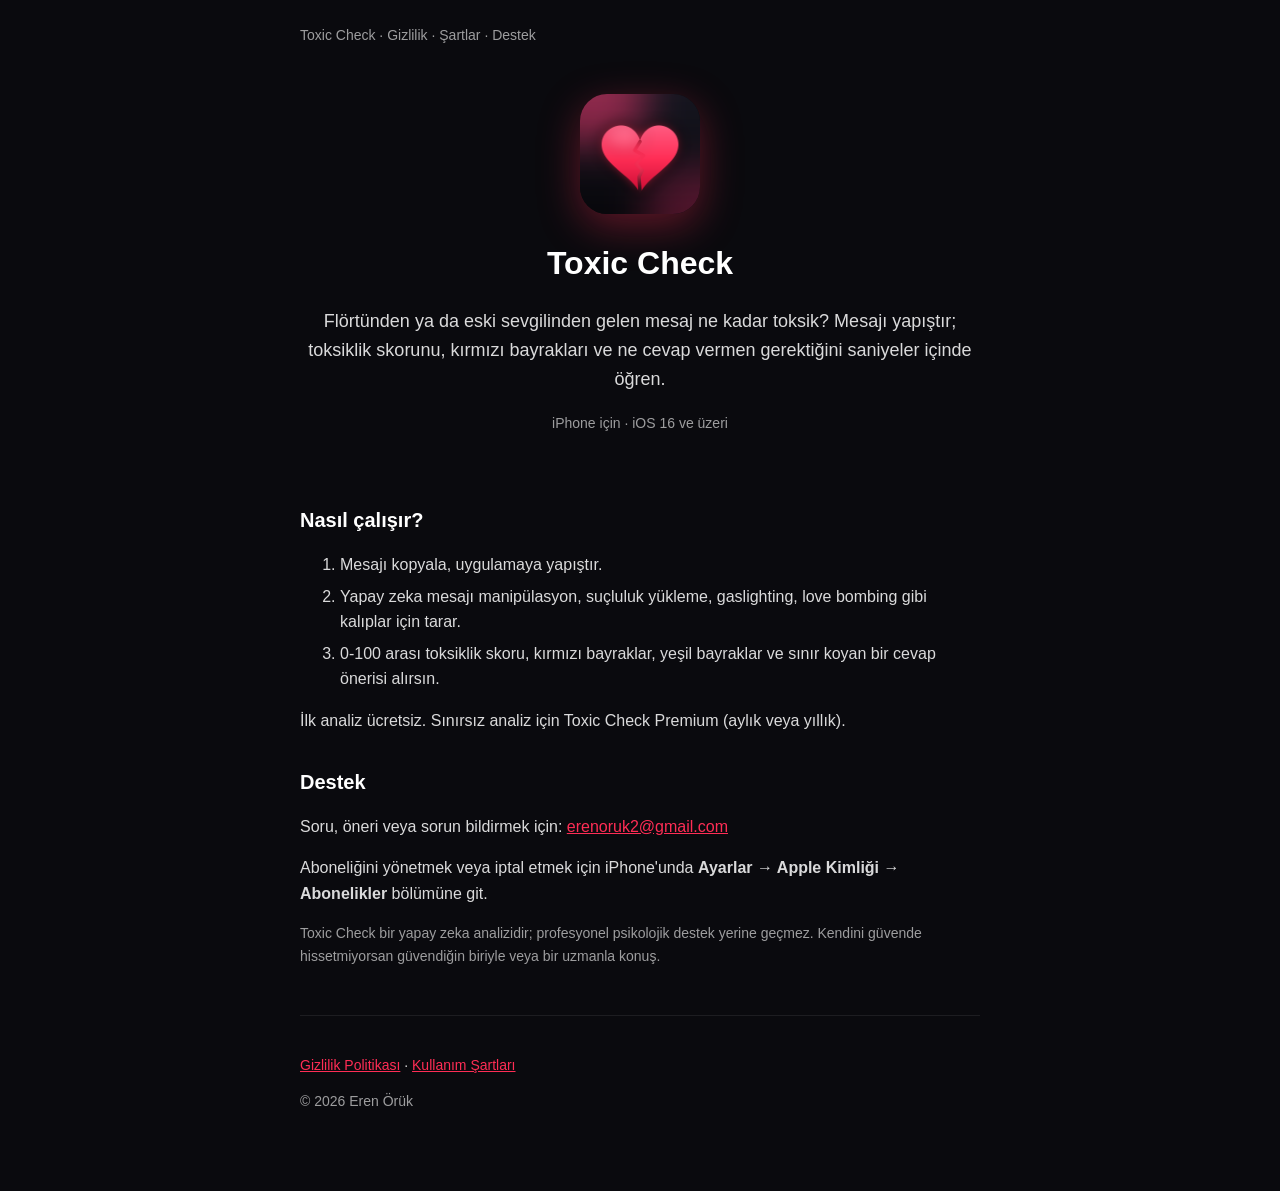
<file: index.html>
<!DOCTYPE html>
<html lang="tr">
<head>
<meta charset="utf-8">
<meta name="viewport" content="width=device-width, initial-scale=1">
<title>Toxic Check</title>
<meta name="description" content="Flörtünden ya da eski sevgilinden gelen mesaj ne kadar toksik? Yapıştır, öğren.">
<link rel="stylesheet" href="style.css">
</head>
<body>
<main>
<nav><a href="index.html">Toxic Check</a> · <a href="privacy.html">Gizlilik</a> · <a href="terms.html">Şartlar</a> · <a href="#support">Destek</a></nav>

<header class="hero">
<img src="icon.png" alt="Toxic Check simgesi" width="120" height="120" class="icon">
<h1>Toxic Check</h1>
<p class="lead">Flörtünden ya da eski sevgilinden gelen mesaj ne kadar toksik? Mesajı yapıştır; toksiklik skorunu, kırmızı bayrakları ve ne cevap vermen gerektiğini saniyeler içinde öğren.</p>
<p class="muted">iPhone için · iOS 16 ve üzeri</p>
</header>

<section>
<h2>Nasıl çalışır?</h2>
<ol>
<li>Mesajı kopyala, uygulamaya yapıştır.</li>
<li>Yapay zeka mesajı manipülasyon, suçluluk yükleme, gaslighting, love bombing gibi kalıplar için tarar.</li>
<li>0-100 arası toksiklik skoru, kırmızı bayraklar, yeşil bayraklar ve sınır koyan bir cevap önerisi alırsın.</li>
</ol>
<p>İlk analiz ücretsiz. Sınırsız analiz için Toxic Check Premium (aylık veya yıllık).</p>
</section>

<section id="support">
<h2>Destek</h2>
<p>Soru, öneri veya sorun bildirmek için: <a href="mailto:erenoruk2@gmail.com">erenoruk2@gmail.com</a></p>
<p>Aboneliğini yönetmek veya iptal etmek için iPhone'unda <strong>Ayarlar → Apple Kimliği → Abonelikler</strong> bölümüne git.</p>
<p class="muted">Toxic Check bir yapay zeka analizidir; profesyonel psikolojik destek yerine geçmez. Kendini güvende hissetmiyorsan güvendiğin biriyle veya bir uzmanla konuş.</p>
</section>

<footer>
<p><a href="privacy.html">Gizlilik Politikası</a> · <a href="terms.html">Kullanım Şartları</a></p>
<p class="muted">© 2026 Eren Örük</p>
</footer>
</main>
</body>
</html>
</file>
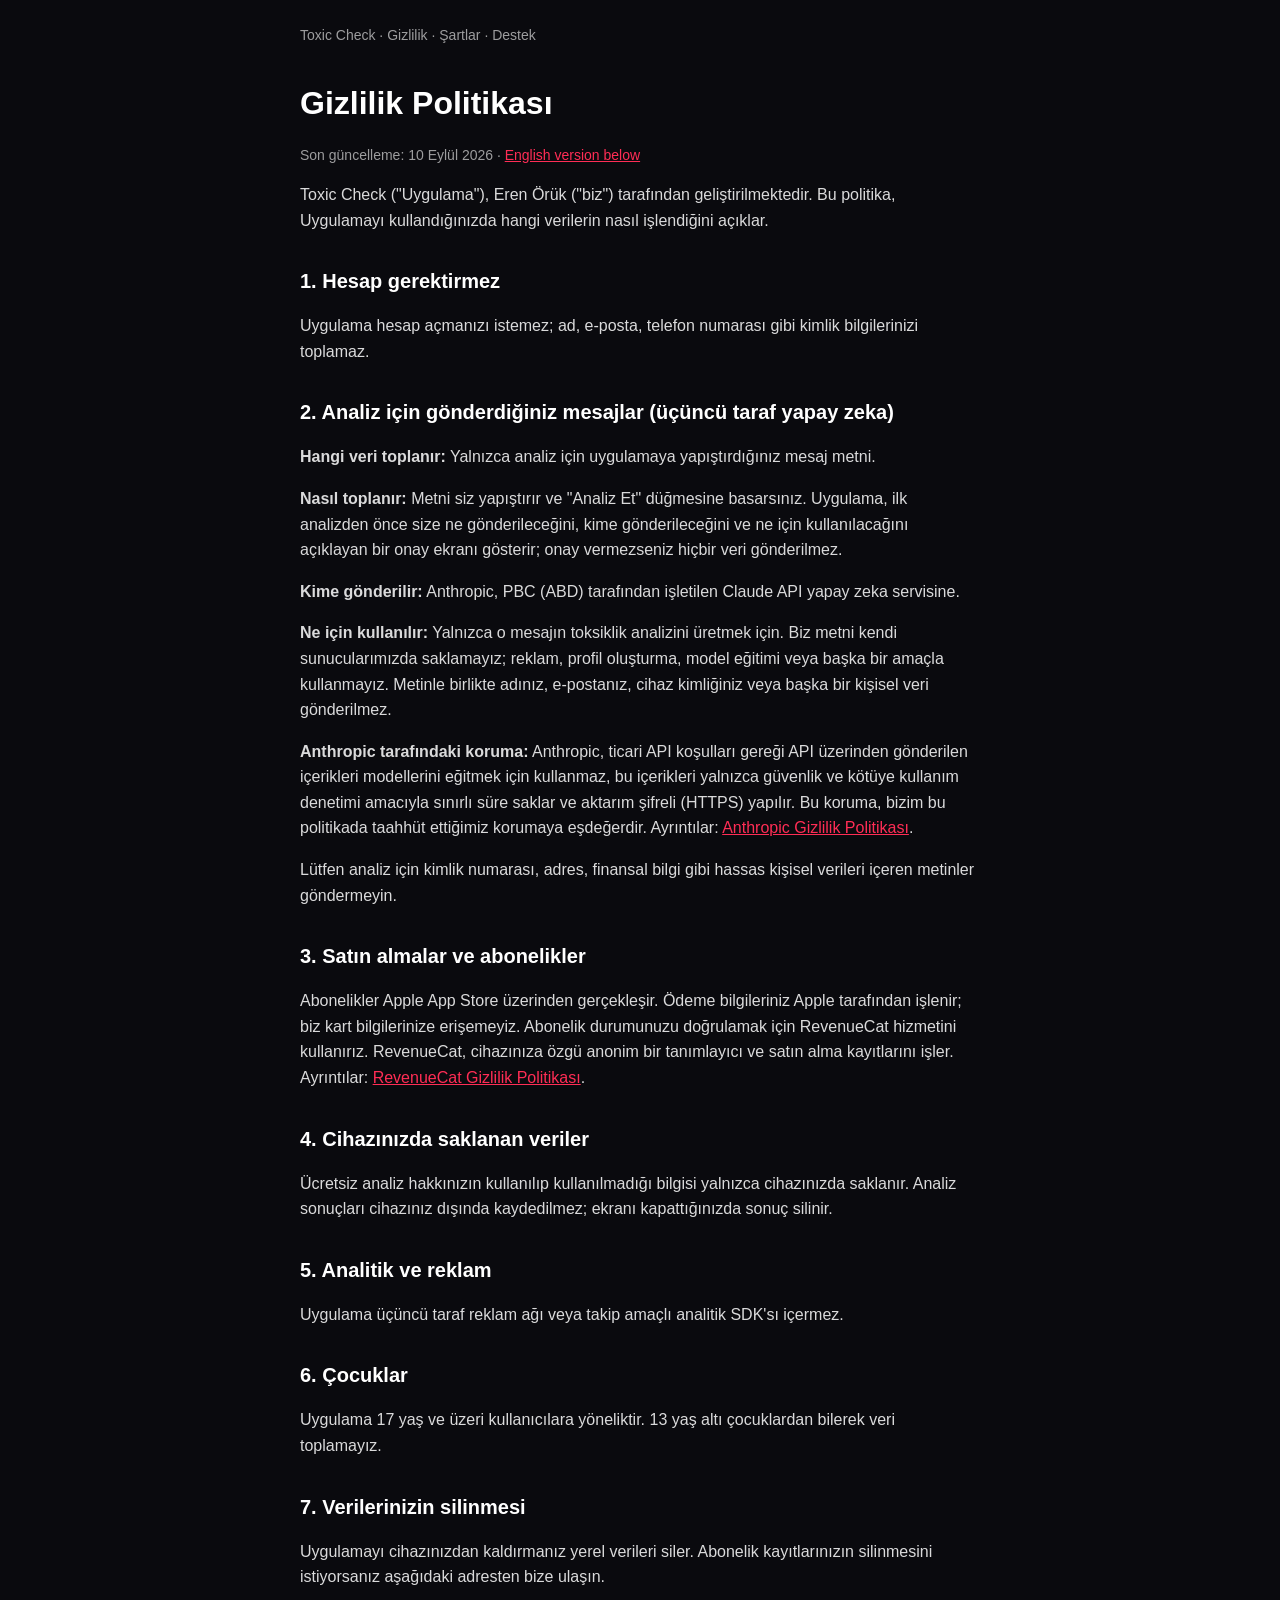
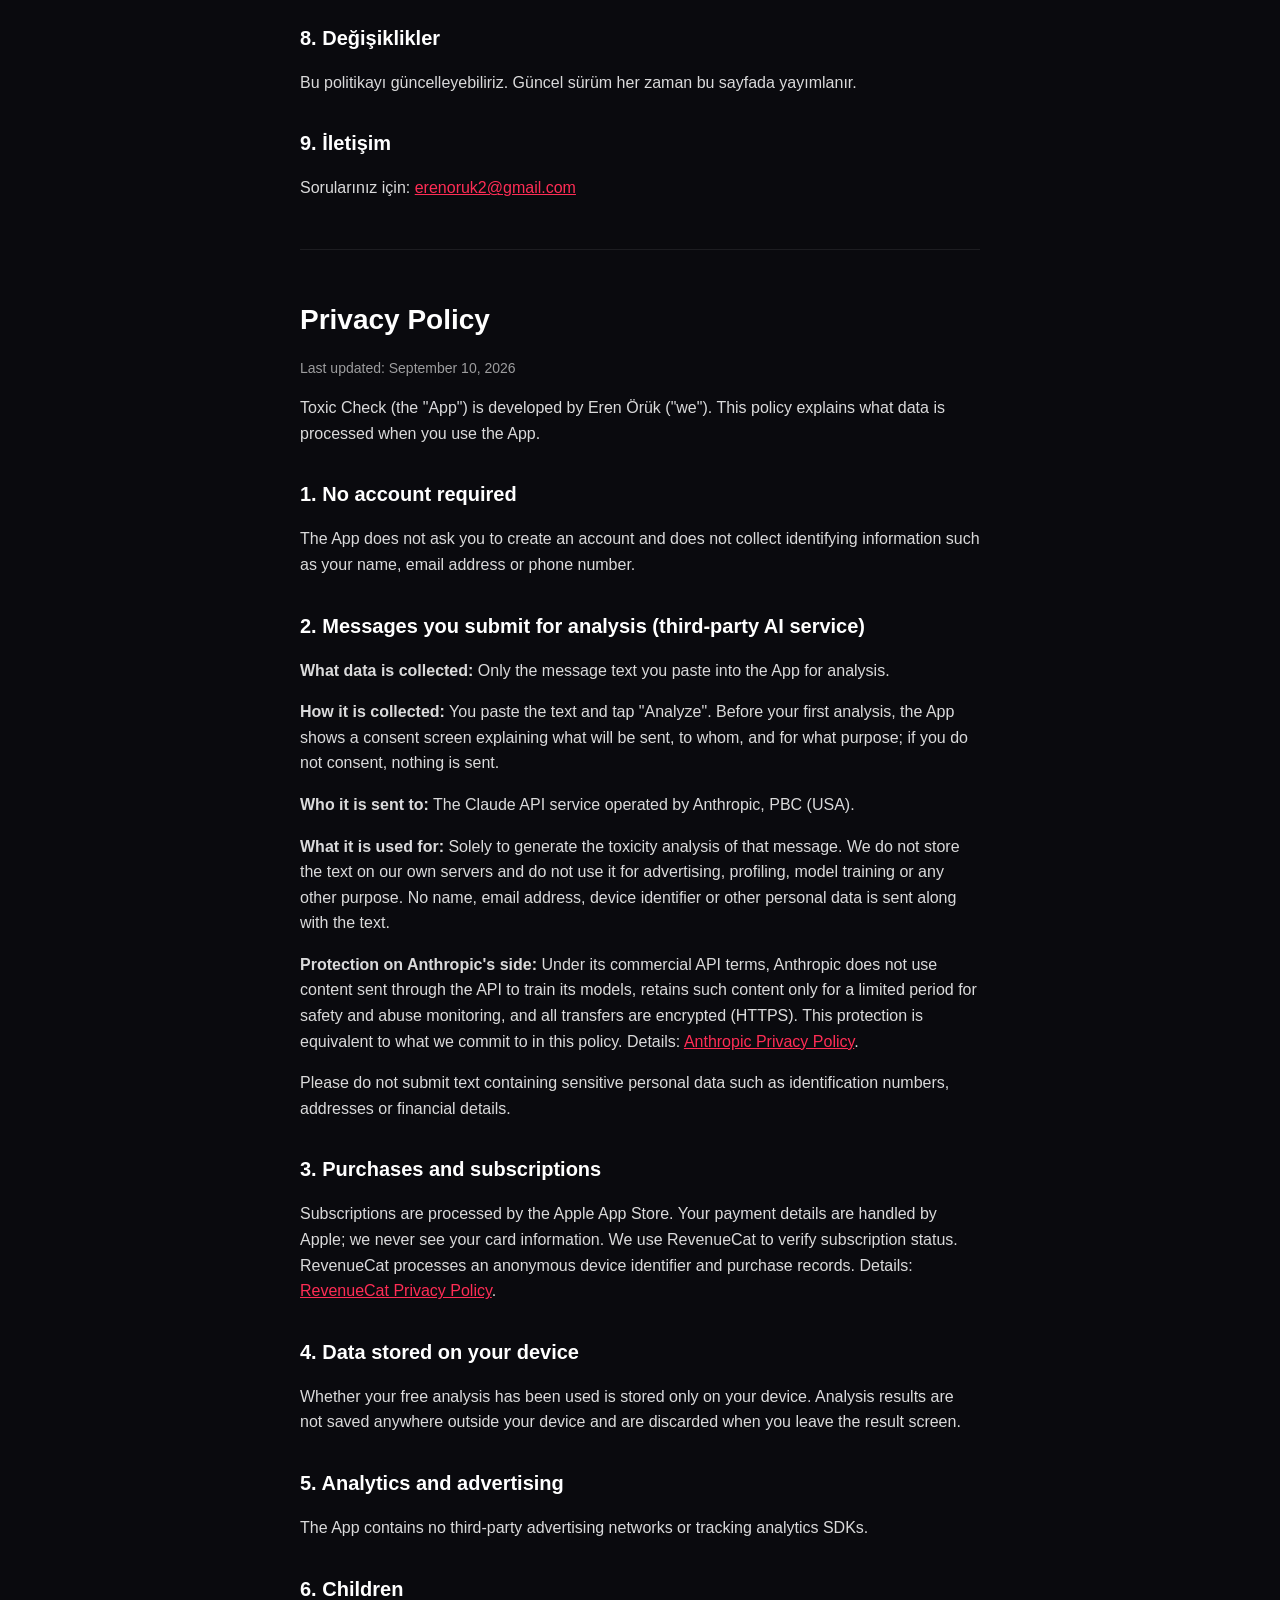
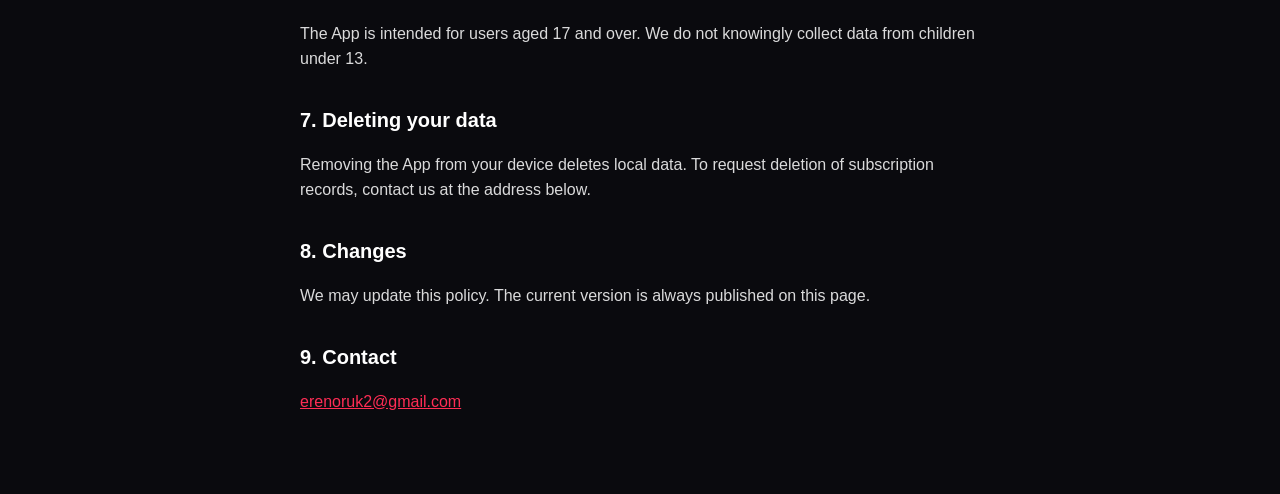
<file: privacy.html>
<!DOCTYPE html>
<html lang="tr">
<head>
<meta charset="utf-8">
<meta name="viewport" content="width=device-width, initial-scale=1">
<title>Toxic Check – Gizlilik Politikası / Privacy Policy</title>
<link rel="stylesheet" href="style.css">
</head>
<body>
<main>
<nav><a href="index.html">Toxic Check</a> · <a href="privacy.html">Gizlilik</a> · <a href="terms.html">Şartlar</a> · <a href="index.html#support">Destek</a></nav>

<h1>Gizlilik Politikası</h1>
<p class="muted">Son güncelleme: 10 Eylül 2026 · <a href="#en">English version below</a></p>

<p>Toxic Check ("Uygulama"), Eren Örük ("biz") tarafından geliştirilmektedir. Bu politika, Uygulamayı kullandığınızda hangi verilerin nasıl işlendiğini açıklar.</p>

<h2>1. Hesap gerektirmez</h2>
<p>Uygulama hesap açmanızı istemez; ad, e-posta, telefon numarası gibi kimlik bilgilerinizi toplamaz.</p>

<h2>2. Analiz için gönderdiğiniz mesajlar (üçüncü taraf yapay zeka)</h2>
<p><strong>Hangi veri toplanır:</strong> Yalnızca analiz için uygulamaya yapıştırdığınız mesaj metni.</p>
<p><strong>Nasıl toplanır:</strong> Metni siz yapıştırır ve "Analiz Et" düğmesine basarsınız. Uygulama, ilk analizden önce size ne gönderileceğini, kime gönderileceğini ve ne için kullanılacağını açıklayan bir onay ekranı gösterir; onay vermezseniz hiçbir veri gönderilmez.</p>
<p><strong>Kime gönderilir:</strong> Anthropic, PBC (ABD) tarafından işletilen Claude API yapay zeka servisine.</p>
<p><strong>Ne için kullanılır:</strong> Yalnızca o mesajın toksiklik analizini üretmek için. Biz metni kendi sunucularımızda saklamayız; reklam, profil oluşturma, model eğitimi veya başka bir amaçla kullanmayız. Metinle birlikte adınız, e-postanız, cihaz kimliğiniz veya başka bir kişisel veri gönderilmez.</p>
<p><strong>Anthropic tarafındaki koruma:</strong> Anthropic, ticari API koşulları gereği API üzerinden gönderilen içerikleri modellerini eğitmek için kullanmaz, bu içerikleri yalnızca güvenlik ve kötüye kullanım denetimi amacıyla sınırlı süre saklar ve aktarım şifreli (HTTPS) yapılır. Bu koruma, bizim bu politikada taahhüt ettiğimiz korumaya eşdeğerdir. Ayrıntılar: <a href="https://www.anthropic.com/privacy" rel="noopener">Anthropic Gizlilik Politikası</a>.</p>
<p>Lütfen analiz için kimlik numarası, adres, finansal bilgi gibi hassas kişisel verileri içeren metinler göndermeyin.</p>

<h2>3. Satın almalar ve abonelikler</h2>
<p>Abonelikler Apple App Store üzerinden gerçekleşir. Ödeme bilgileriniz Apple tarafından işlenir; biz kart bilgilerinize erişemeyiz. Abonelik durumunuzu doğrulamak için RevenueCat hizmetini kullanırız. RevenueCat, cihazınıza özgü anonim bir tanımlayıcı ve satın alma kayıtlarını işler. Ayrıntılar: <a href="https://www.revenuecat.com/privacy" rel="noopener">RevenueCat Gizlilik Politikası</a>.</p>

<h2>4. Cihazınızda saklanan veriler</h2>
<p>Ücretsiz analiz hakkınızın kullanılıp kullanılmadığı bilgisi yalnızca cihazınızda saklanır. Analiz sonuçları cihazınız dışında kaydedilmez; ekranı kapattığınızda sonuç silinir.</p>

<h2>5. Analitik ve reklam</h2>
<p>Uygulama üçüncü taraf reklam ağı veya takip amaçlı analitik SDK'sı içermez.</p>

<h2>6. Çocuklar</h2>
<p>Uygulama 17 yaş ve üzeri kullanıcılara yöneliktir. 13 yaş altı çocuklardan bilerek veri toplamayız.</p>

<h2>7. Verilerinizin silinmesi</h2>
<p>Uygulamayı cihazınızdan kaldırmanız yerel verileri siler. Abonelik kayıtlarınızın silinmesini istiyorsanız aşağıdaki adresten bize ulaşın.</p>

<h2>8. Değişiklikler</h2>
<p>Bu politikayı güncelleyebiliriz. Güncel sürüm her zaman bu sayfada yayımlanır.</p>

<h2>9. İletişim</h2>
<p>Sorularınız için: <a href="mailto:erenoruk2@gmail.com">erenoruk2@gmail.com</a></p>

<hr>

<section id="en">
<h1>Privacy Policy</h1>
<p class="muted">Last updated: September 10, 2026</p>

<p>Toxic Check (the "App") is developed by Eren Örük ("we"). This policy explains what data is processed when you use the App.</p>

<h2>1. No account required</h2>
<p>The App does not ask you to create an account and does not collect identifying information such as your name, email address or phone number.</p>

<h2>2. Messages you submit for analysis (third-party AI service)</h2>
<p><strong>What data is collected:</strong> Only the message text you paste into the App for analysis.</p>
<p><strong>How it is collected:</strong> You paste the text and tap "Analyze". Before your first analysis, the App shows a consent screen explaining what will be sent, to whom, and for what purpose; if you do not consent, nothing is sent.</p>
<p><strong>Who it is sent to:</strong> The Claude API service operated by Anthropic, PBC (USA).</p>
<p><strong>What it is used for:</strong> Solely to generate the toxicity analysis of that message. We do not store the text on our own servers and do not use it for advertising, profiling, model training or any other purpose. No name, email address, device identifier or other personal data is sent along with the text.</p>
<p><strong>Protection on Anthropic's side:</strong> Under its commercial API terms, Anthropic does not use content sent through the API to train its models, retains such content only for a limited period for safety and abuse monitoring, and all transfers are encrypted (HTTPS). This protection is equivalent to what we commit to in this policy. Details: <a href="https://www.anthropic.com/privacy" rel="noopener">Anthropic Privacy Policy</a>.</p>
<p>Please do not submit text containing sensitive personal data such as identification numbers, addresses or financial details.</p>

<h2>3. Purchases and subscriptions</h2>
<p>Subscriptions are processed by the Apple App Store. Your payment details are handled by Apple; we never see your card information. We use RevenueCat to verify subscription status. RevenueCat processes an anonymous device identifier and purchase records. Details: <a href="https://www.revenuecat.com/privacy" rel="noopener">RevenueCat Privacy Policy</a>.</p>

<h2>4. Data stored on your device</h2>
<p>Whether your free analysis has been used is stored only on your device. Analysis results are not saved anywhere outside your device and are discarded when you leave the result screen.</p>

<h2>5. Analytics and advertising</h2>
<p>The App contains no third-party advertising networks or tracking analytics SDKs.</p>

<h2>6. Children</h2>
<p>The App is intended for users aged 17 and over. We do not knowingly collect data from children under 13.</p>

<h2>7. Deleting your data</h2>
<p>Removing the App from your device deletes local data. To request deletion of subscription records, contact us at the address below.</p>

<h2>8. Changes</h2>
<p>We may update this policy. The current version is always published on this page.</p>

<h2>9. Contact</h2>
<p><a href="mailto:erenoruk2@gmail.com">erenoruk2@gmail.com</a></p>
</section>
</main>
</body>
</html>
</file>
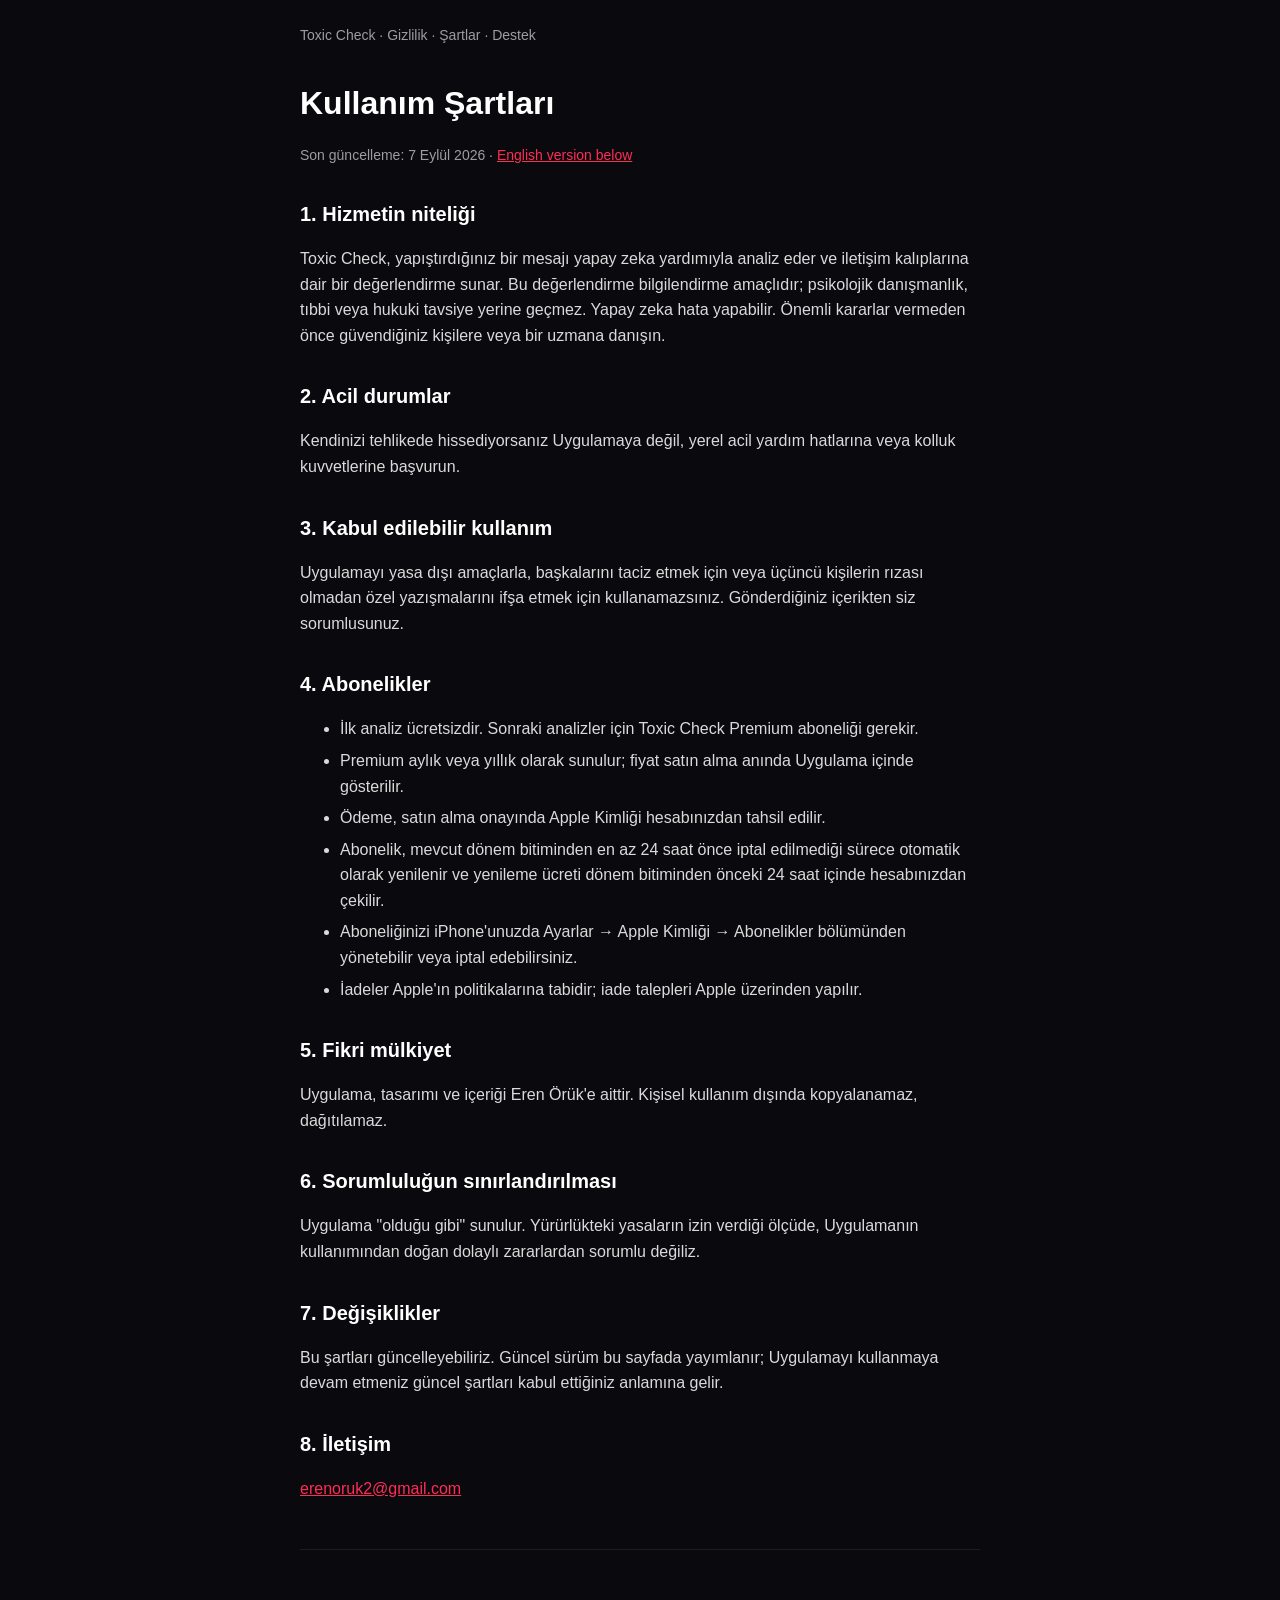
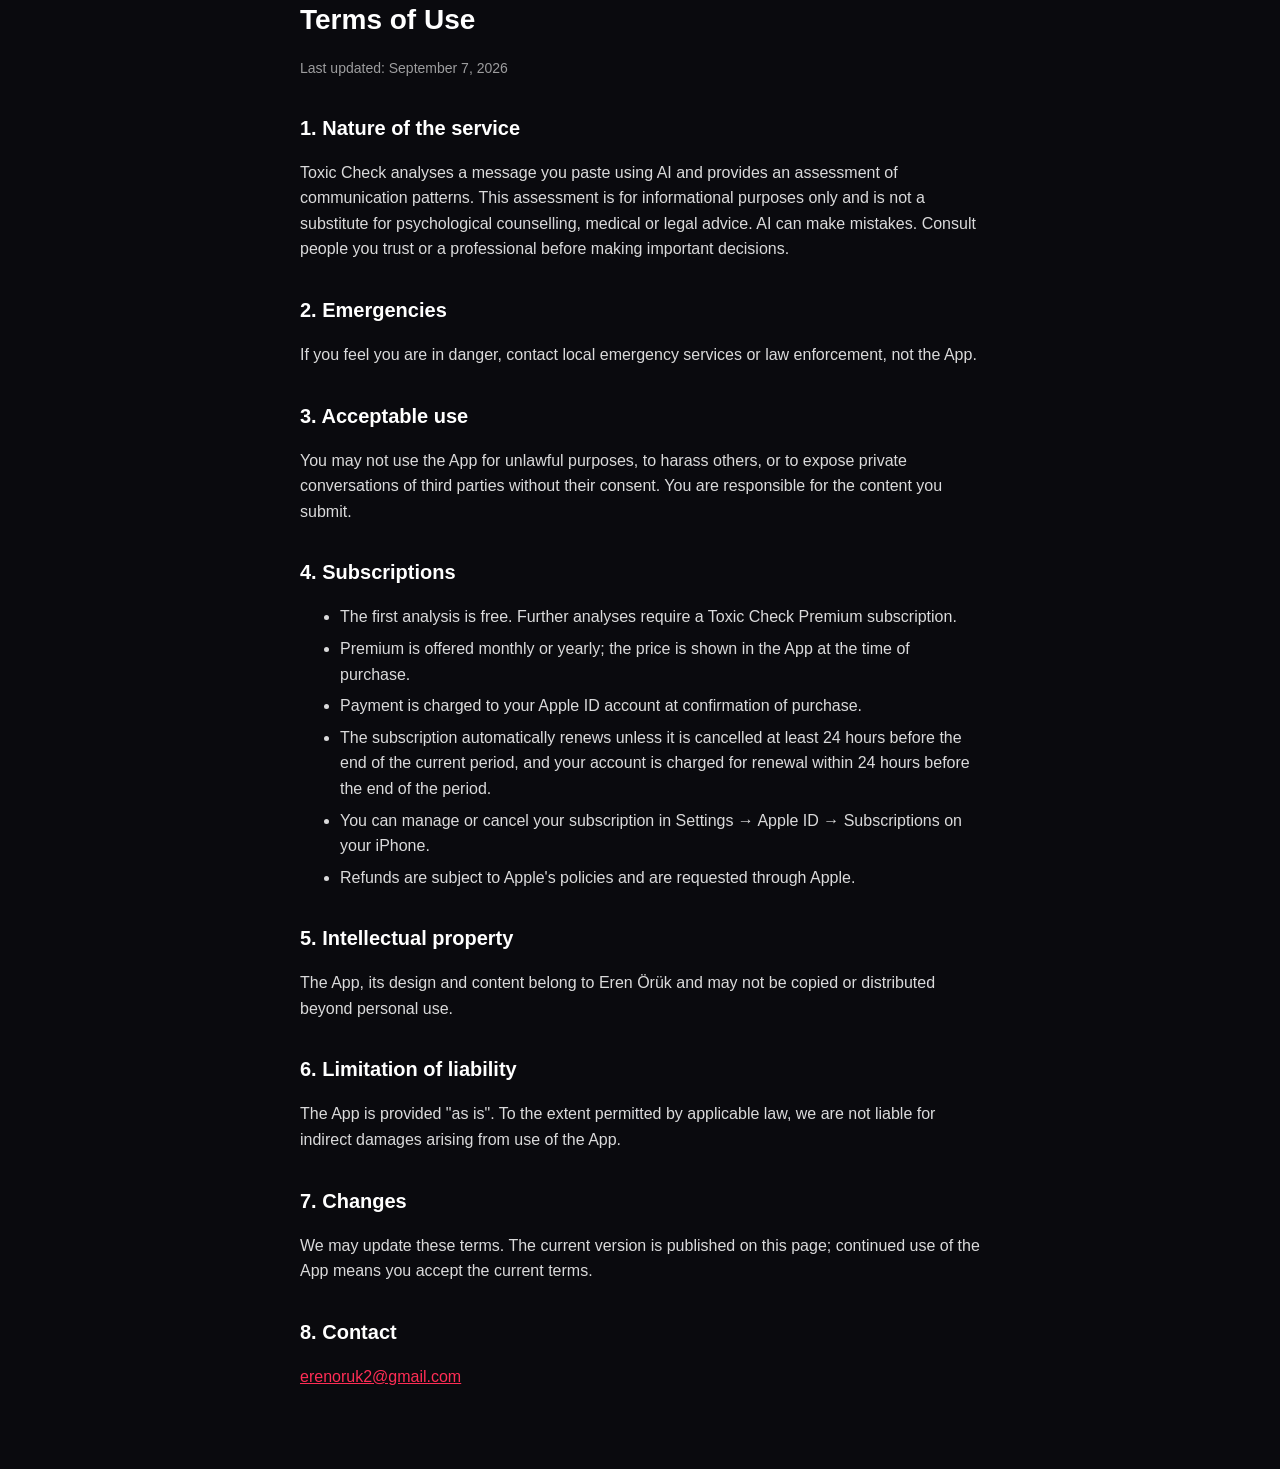
<file: terms.html>
<!DOCTYPE html>
<html lang="tr">
<head>
<meta charset="utf-8">
<meta name="viewport" content="width=device-width, initial-scale=1">
<title>Toxic Check – Kullanım Şartları / Terms of Use</title>
<link rel="stylesheet" href="style.css">
</head>
<body>
<main>
<nav><a href="index.html">Toxic Check</a> · <a href="privacy.html">Gizlilik</a> · <a href="terms.html">Şartlar</a> · <a href="index.html#support">Destek</a></nav>

<h1>Kullanım Şartları</h1>
<p class="muted">Son güncelleme: 7 Eylül 2026 · <a href="#en">English version below</a></p>

<h2>1. Hizmetin niteliği</h2>
<p>Toxic Check, yapıştırdığınız bir mesajı yapay zeka yardımıyla analiz eder ve iletişim kalıplarına dair bir değerlendirme sunar. Bu değerlendirme bilgilendirme amaçlıdır; psikolojik danışmanlık, tıbbi veya hukuki tavsiye yerine geçmez. Yapay zeka hata yapabilir. Önemli kararlar vermeden önce güvendiğiniz kişilere veya bir uzmana danışın.</p>

<h2>2. Acil durumlar</h2>
<p>Kendinizi tehlikede hissediyorsanız Uygulamaya değil, yerel acil yardım hatlarına veya kolluk kuvvetlerine başvurun.</p>

<h2>3. Kabul edilebilir kullanım</h2>
<p>Uygulamayı yasa dışı amaçlarla, başkalarını taciz etmek için veya üçüncü kişilerin rızası olmadan özel yazışmalarını ifşa etmek için kullanamazsınız. Gönderdiğiniz içerikten siz sorumlusunuz.</p>

<h2>4. Abonelikler</h2>
<ul>
<li>İlk analiz ücretsizdir. Sonraki analizler için Toxic Check Premium aboneliği gerekir.</li>
<li>Premium aylık veya yıllık olarak sunulur; fiyat satın alma anında Uygulama içinde gösterilir.</li>
<li>Ödeme, satın alma onayında Apple Kimliği hesabınızdan tahsil edilir.</li>
<li>Abonelik, mevcut dönem bitiminden en az 24 saat önce iptal edilmediği sürece otomatik olarak yenilenir ve yenileme ücreti dönem bitiminden önceki 24 saat içinde hesabınızdan çekilir.</li>
<li>Aboneliğinizi iPhone'unuzda Ayarlar → Apple Kimliği → Abonelikler bölümünden yönetebilir veya iptal edebilirsiniz.</li>
<li>İadeler Apple'ın politikalarına tabidir; iade talepleri Apple üzerinden yapılır.</li>
</ul>

<h2>5. Fikri mülkiyet</h2>
<p>Uygulama, tasarımı ve içeriği Eren Örük'e aittir. Kişisel kullanım dışında kopyalanamaz, dağıtılamaz.</p>

<h2>6. Sorumluluğun sınırlandırılması</h2>
<p>Uygulama "olduğu gibi" sunulur. Yürürlükteki yasaların izin verdiği ölçüde, Uygulamanın kullanımından doğan dolaylı zararlardan sorumlu değiliz.</p>

<h2>7. Değişiklikler</h2>
<p>Bu şartları güncelleyebiliriz. Güncel sürüm bu sayfada yayımlanır; Uygulamayı kullanmaya devam etmeniz güncel şartları kabul ettiğiniz anlamına gelir.</p>

<h2>8. İletişim</h2>
<p><a href="mailto:erenoruk2@gmail.com">erenoruk2@gmail.com</a></p>

<hr>

<section id="en">
<h1>Terms of Use</h1>
<p class="muted">Last updated: September 7, 2026</p>

<h2>1. Nature of the service</h2>
<p>Toxic Check analyses a message you paste using AI and provides an assessment of communication patterns. This assessment is for informational purposes only and is not a substitute for psychological counselling, medical or legal advice. AI can make mistakes. Consult people you trust or a professional before making important decisions.</p>

<h2>2. Emergencies</h2>
<p>If you feel you are in danger, contact local emergency services or law enforcement, not the App.</p>

<h2>3. Acceptable use</h2>
<p>You may not use the App for unlawful purposes, to harass others, or to expose private conversations of third parties without their consent. You are responsible for the content you submit.</p>

<h2>4. Subscriptions</h2>
<ul>
<li>The first analysis is free. Further analyses require a Toxic Check Premium subscription.</li>
<li>Premium is offered monthly or yearly; the price is shown in the App at the time of purchase.</li>
<li>Payment is charged to your Apple ID account at confirmation of purchase.</li>
<li>The subscription automatically renews unless it is cancelled at least 24 hours before the end of the current period, and your account is charged for renewal within 24 hours before the end of the period.</li>
<li>You can manage or cancel your subscription in Settings → Apple ID → Subscriptions on your iPhone.</li>
<li>Refunds are subject to Apple's policies and are requested through Apple.</li>
</ul>

<h2>5. Intellectual property</h2>
<p>The App, its design and content belong to Eren Örük and may not be copied or distributed beyond personal use.</p>

<h2>6. Limitation of liability</h2>
<p>The App is provided "as is". To the extent permitted by applicable law, we are not liable for indirect damages arising from use of the App.</p>

<h2>7. Changes</h2>
<p>We may update these terms. The current version is published on this page; continued use of the App means you accept the current terms.</p>

<h2>8. Contact</h2>
<p><a href="mailto:erenoruk2@gmail.com">erenoruk2@gmail.com</a></p>
</section>
</main>
</body>
</html>
</file>
<file: style.css>
:root {
  --bg: #0a0a0e;
  --surface: #15151c;
  --text: #ffffff;
  --muted: rgba(255, 255, 255, 0.6);
  --accent: #ff2d55;
  --stroke: rgba(255, 255, 255, 0.08);
}
* { box-sizing: border-box; }
body {
  margin: 0;
  background: var(--bg);
  color: var(--text);
  font-family: -apple-system, BlinkMacSystemFont, "Segoe UI", Roboto, Helvetica, Arial, sans-serif;
  line-height: 1.6;
}
main { max-width: 720px; margin: 0 auto; padding: 24px 20px 64px; }
nav { font-size: 14px; color: var(--muted); margin-bottom: 32px; }
nav a { color: var(--muted); text-decoration: none; }
nav a:hover { color: var(--accent); }
a { color: var(--accent); }
h1 { font-size: 32px; margin: 0 0 8px; }
h2 { font-size: 20px; margin: 32px 0 8px; }
p, li { color: rgba(255, 255, 255, 0.85); }
.muted { color: var(--muted); font-size: 14px; }
.lead { font-size: 18px; }
.hero { text-align: center; padding: 16px 0 24px; }
.icon { border-radius: 27px; box-shadow: 0 12px 40px rgba(255, 45, 85, 0.35); margin-bottom: 16px; }
hr { border: 0; border-top: 1px solid var(--stroke); margin: 48px 0; }
section#en h1 { font-size: 28px; }
footer { margin-top: 48px; border-top: 1px solid var(--stroke); padding-top: 24px; font-size: 14px; }
ol li, ul li { margin-bottom: 6px; }
</file>
